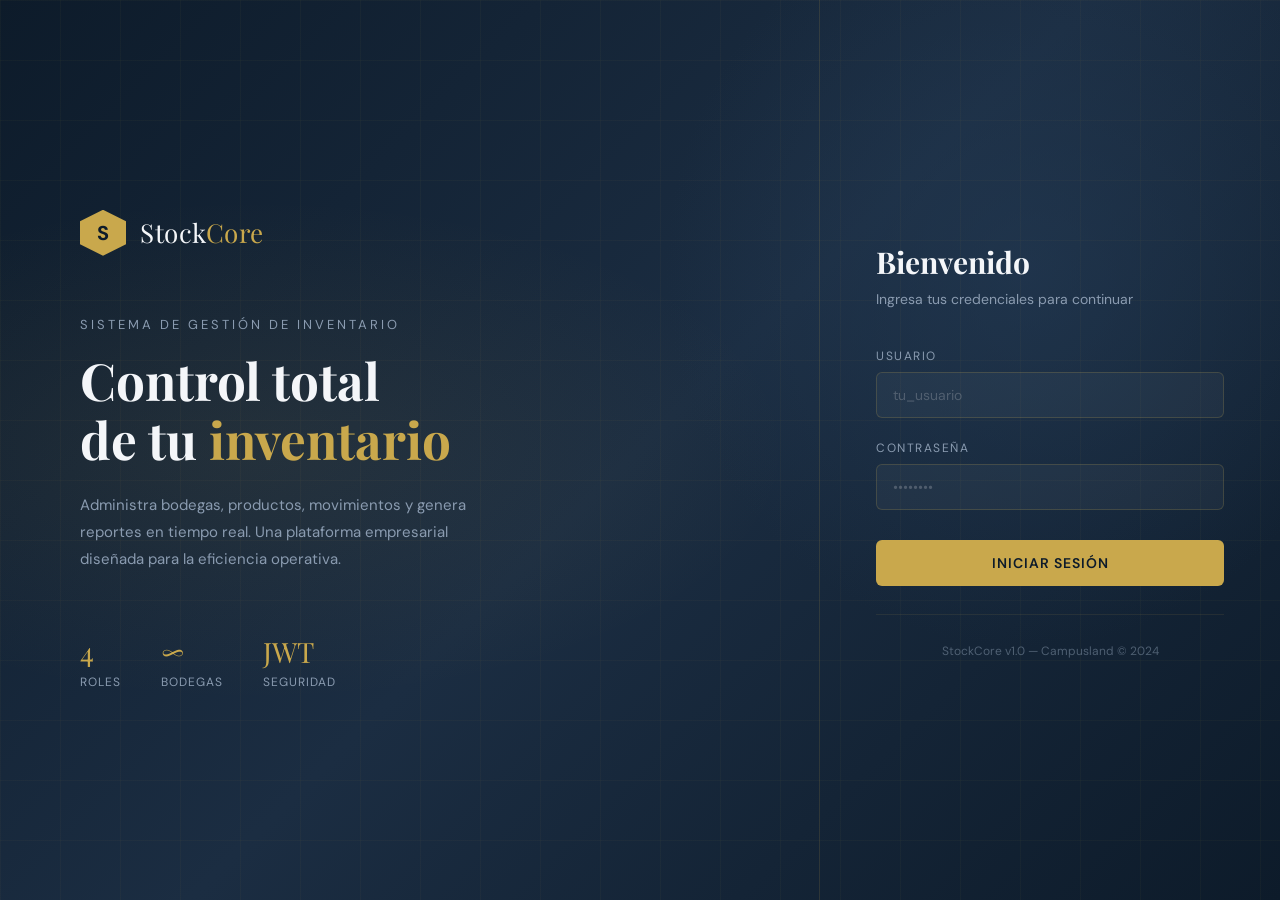
<file: Frontend/index.html>
<!DOCTYPE html>
<html lang="es">
<head>
  <meta charset="UTF-8" />
  <meta name="viewport" content="width=device-width, initial-scale=1.0"/>
  <title>StockCore — Iniciar Sesión</title>
  <link rel="preconnect" href="https://fonts.googleapis.com">
  <link href="https://fonts.googleapis.com/css2?family=Playfair+Display:wght@600;700&family=DM+Sans:wght@300;400;500;600&display=swap" rel="stylesheet">
  <link rel="icon" href="https://img.freepik.com/foto-gratis/solido-abstracto-fondo-sala-pared-estudio-degradado-amarillo-brillante_1258-70808.jpg?semt=ais_rp_50_assets&w=740&q=80">
  <style>
    *, *::before, *::after { box-sizing: border-box; margin: 0; padding: 0; }

    :root {
      --navy:       #0d1b2a;
      --navy-mid:   #1b2d42;
      --navy-light: #243b55;
      --gold:       #c9a84c;
      --gold-light: #e8c87a;
      --slate:      #8a9bb0;
      --white:      #f4f6f9;
      --danger:     #e05c5c;
    }

    html, body {
      height: 100%;
      font-family: 'DM Sans', sans-serif;
      background: var(--navy);
      color: var(--white);
      overflow: hidden;
    }

    /* ── animated background ── */
    .bg {
      position: fixed; inset: 0; z-index: 0;
      background: linear-gradient(135deg, #0d1b2a 0%, #1b2d42 50%, #0d1b2a 100%);
    }
    .bg::before {
      content: '';
      position: absolute; inset: 0;
      background:
        radial-gradient(ellipse 60% 40% at 20% 50%, rgba(201,168,76,.08) 0%, transparent 70%),
        radial-gradient(ellipse 40% 60% at 80% 30%, rgba(36,59,85,.6) 0%, transparent 70%);
    }
    .grid-lines {
      position: absolute; inset: 0;
      background-image:
        linear-gradient(rgba(201,168,76,.04) 1px, transparent 1px),
        linear-gradient(90deg, rgba(201,168,76,.04) 1px, transparent 1px);
      background-size: 60px 60px;
    }

    /* ── layout ── */
    .wrapper {
      position: relative; z-index: 1;
      display: flex; height: 100vh;
    }

    /* left panel */
    .panel-left {
      flex: 1;
      display: flex; flex-direction: column;
      justify-content: center; padding: 60px 80px;
      border-right: 1px solid rgba(201,168,76,.15);
    }
    .brand {
      display: flex; align-items: center; gap: 14px;
      margin-bottom: 60px;
    }
    .brand-icon {
      width: 46px; height: 46px;
      background: var(--gold);
      clip-path: polygon(50% 0%, 100% 25%, 100% 75%, 50% 100%, 0% 75%, 0% 25%);
      display: flex; align-items: center; justify-content: center;
      font-size: 20px; color: var(--navy); font-weight: 700;
    }
    .brand-name {
      font-family: 'Playfair Display', serif;
      font-size: 26px; color: var(--white);
      letter-spacing: .5px;
    }
    .brand-name span { color: var(--gold); }

    .tagline {
      font-size: 13px; color: var(--slate);
      letter-spacing: 3px; text-transform: uppercase;
      margin-bottom: 18px;
    }
    .hero-title {
      font-family: 'Playfair Display', serif;
      font-size: clamp(36px, 4vw, 52px);
      line-height: 1.15;
      margin-bottom: 24px;
      color: var(--white);
    }
    .hero-title em { color: var(--gold); font-style: normal; }
    .hero-desc {
      font-size: 15px; color: var(--slate);
      line-height: 1.8; max-width: 400px;
    }

    .stats {
      display: flex; gap: 40px; margin-top: 60px;
    }
    .stat-item { display: flex; flex-direction: column; gap: 4px; }
    .stat-num {
      font-family: 'Playfair Display', serif;
      font-size: 28px; color: var(--gold);
    }
    .stat-label { font-size: 12px; color: var(--slate); letter-spacing: 1px; text-transform: uppercase; }

    /* right panel — form */
    .panel-right {
      width: 460px; display: flex;
      flex-direction: column; justify-content: center;
      padding: 60px 56px;
    }
    .form-header { margin-bottom: 40px; }
    .form-header h2 {
      font-family: 'Playfair Display', serif;
      font-size: 30px; margin-bottom: 8px;
    }
    .form-header p { font-size: 14px; color: var(--slate); }

    .form-group { margin-bottom: 22px; }
    label {
      display: block; font-size: 12px;
      letter-spacing: 1.5px; text-transform: uppercase;
      color: var(--slate); margin-bottom: 8px;
    }
    input[type="text"], input[type="password"] {
      width: 100%;
      background: rgba(255,255,255,.04);
      border: 1px solid rgba(201,168,76,.2);
      border-radius: 6px;
      padding: 13px 16px;
      font-family: 'DM Sans', sans-serif;
      font-size: 14px; color: var(--white);
      outline: none;
      transition: border-color .2s, background .2s;
    }
    input:focus {
      border-color: var(--gold);
      background: rgba(201,168,76,.05);
    }
    input::placeholder { color: rgba(255,255,255,.2); }

    .btn-login {
      width: 100%;
      background: var(--gold);
      color: var(--navy);
      border: none; border-radius: 6px;
      padding: 14px;
      font-family: 'DM Sans', sans-serif;
      font-size: 14px; font-weight: 600;
      letter-spacing: 1px; text-transform: uppercase;
      cursor: pointer;
      transition: background .2s, transform .1s;
      margin-top: 8px;
    }
    .btn-login:hover { background: var(--gold-light); }
    .btn-login:active { transform: scale(.98); }
    .btn-login:disabled { opacity: .6; cursor: not-allowed; }

    .error-msg {
      background: rgba(224,92,92,.12);
      border: 1px solid rgba(224,92,92,.4);
      color: #f28b8b;
      border-radius: 6px;
      padding: 10px 14px;
      font-size: 13px;
      margin-top: 14px;
      display: none;
    }
    .error-msg.show { display: block; }

    .divider {
      height: 1px;
      background: rgba(201,168,76,.1);
      margin: 28px 0;
    }
    .footer-note {
      font-size: 12px; color: rgba(138,155,176,.5);
      text-align: center;
    }

    /* loading spinner */
    .spinner {
      display: inline-block; width: 16px; height: 16px;
      border: 2px solid rgba(13,27,42,.4);
      border-top-color: var(--navy);
      border-radius: 50%;
      animation: spin .6s linear infinite;
      vertical-align: middle; margin-right: 6px;
    }
    @keyframes spin { to { transform: rotate(360deg); } }

    /* entrance animation */
    .panel-right { animation: slideIn .5s ease both; }
    @keyframes slideIn {
      from { opacity: 0; transform: translateX(20px); }
      to   { opacity: 1; transform: translateX(0); }
    }

    /* ── responsive ── */
    @media (max-width: 768px) {
      .wrapper {
        flex-direction: column;
      }
      .panel-left {
        display: none; /* Hide branding panel on mobile */
      }
      .panel-right {
        width: 100%;
        padding: 40px 20px;
      }
      .hero-title {
        font-size: 32px;
      }
      .form-header h2 {
        font-size: 24px;
      }
      .stats {
        gap: 20px;
        margin-top: 40px;
      }
    }
  </style>
</head>
<body>
  <div class="bg"><div class="grid-lines"></div></div>

  <div class="wrapper">
    <!-- Left -->
    <div class="panel-left">
      <div class="brand">
        <div class="brand-icon">S</div>
        <span class="brand-name">Stock<span>Core</span></span>
      </div>
      <p class="tagline">Sistema de Gestión de Inventario</p>
      <h1 class="hero-title">Control total<br>de tu <em>inventario</em></h1>
      <p class="hero-desc">
        Administra bodegas, productos, movimientos y genera reportes en tiempo real.
        Una plataforma empresarial diseñada para la eficiencia operativa.
      </p>
      <div class="stats">
        <div class="stat-item">
          <span class="stat-num">4</span>
          <span class="stat-label">Roles</span>
        </div>
        <div class="stat-item">
          <span class="stat-num">∞</span>
          <span class="stat-label">Bodegas</span>
        </div>
        <div class="stat-item">
          <span class="stat-num">JWT</span>
          <span class="stat-label">Seguridad</span>
        </div>
      </div>
    </div>

    <!-- Right — Login form -->
    <div class="panel-right">
      <div class="form-header">
        <h2>Bienvenido</h2>
        <p>Ingresa tus credenciales para continuar</p>
      </div>

      <form id="loginForm" onsubmit="handleLogin(event)">
        <div class="form-group">
          <label for="username">Usuario</label>
          <input type="text" id="username" placeholder="tu_usuario" autocomplete="username" required />
        </div>
        <div class="form-group">
          <label for="password">Contraseña</label>
          <input type="password" id="password" placeholder="••••••••" autocomplete="current-password" required />
        </div>

        <button class="btn-login" type="submit" id="btnLogin">Iniciar Sesión</button>
        <div class="error-msg" id="errorMsg"></div>
      </form>

      <div class="divider"></div>
      <p class="footer-note">StockCore v1.0 — Campusland © 2024</p>
    </div>
  </div>

  <script>
    const API = 'http://192.168.32.49:8080';

    async function handleLogin(e) {
      e.preventDefault();
      const btn = document.getElementById('btnLogin');
      const err = document.getElementById('errorMsg');
      err.classList.remove('show');
      btn.disabled = true;
      btn.innerHTML = '<span class="spinner"></span>Verificando...';

      const username = document.getElementById('username').value.trim();
      const password = document.getElementById('password').value;

      try {
        const res = await fetch(`${API}/auth/login`, {
          method: 'POST',
          headers: { 'Content-Type': 'application/json' },
          body: JSON.stringify({ username, password })
        });

        if (!res.ok) {
          const data = await res.json().catch(() => ({}));
          throw new Error(data.message || 'Credenciales inválidas');
        }

        const { token } = await res.json();
        localStorage.setItem('token', token);
        localStorage.setItem('username', username);

        // Decode role from JWT payload
        try {
          const payload = JSON.parse(atob(token.split('.')[1]));
          localStorage.setItem('userSub', payload.sub || username);
          localStorage.setItem('userRole', (payload.rol || '').replace('ROLE_', ''));
        } catch {}

        window.location.href = 'dashboard.html';

      } catch (ex) {
        err.textContent = ex.message;
        err.classList.add('show');
      } finally {
        btn.disabled = false;
        btn.innerHTML = 'Iniciar Sesión';
      }
    }

    // Redirect if already logged in
    if (localStorage.getItem('token')) {
      window.location.href = 'dashboard.html';
    }
  </script>
</body>
</html>
</file>
<file: Frontend/shared.css>
/* ═══════════════════════════════════════════════════════════
   shared.css  —  StockCore Corporate Design System
   ═══════════════════════════════════════════════════════════ */

*, *::before, *::after { box-sizing: border-box; margin: 0; padding: 0; }

:root {
  --navy:        #0d1b2a;
  --navy-mid:    #1b2d42;
  --navy-light:  #243b55;
  --navy-card:   #162130;
  --gold:        #c9a84c;
  --gold-light:  #e8c87a;
  --gold-dim:    rgba(201,168,76,.15);
  --slate:       #8a9bb0;
  --slate-light: #b0bfcf;
  --white:       #f4f6f9;
  --danger:      #e05c5c;
  --success:     #4caf7d;
  --warning:     #e8a84c;
  --info:        #4c9be8;
  --border:      rgba(201,168,76,.15);
  --radius:      8px;
  --shadow:      0 4px 20px rgba(0,0,0,.35);
}

html, body {
  min-height: 100vh;
  font-family: 'DM Sans', sans-serif;
  background: var(--navy);
  color: var(--white);
}

/* ── APP SHELL ── */
.app { display: flex; min-height: 100vh; }

/* ── SIDEBAR ── */
.sidebar {
  width: 240px; flex-shrink: 0;
  background: var(--navy-mid);
  border-right: 1px solid var(--border);
  display: flex; flex-direction: column;
  position: fixed; top: 0; left: 0; bottom: 0;
  z-index: 100;
  transition: transform .3s;
}
.sidebar-brand {
  display: flex; align-items: center; gap: 12px;
  padding: 24px 20px 20px;
  border-bottom: 1px solid var(--border);
}
.brand-hex {
  width: 36px; height: 36px;
  background: var(--gold);
  clip-path: polygon(50% 0%, 100% 25%, 100% 75%, 50% 100%, 0% 75%, 0% 25%);
  display: flex; align-items: center; justify-content: center;
  font-size: 15px; color: var(--navy); font-weight: 700;
  flex-shrink: 0;
}
.brand-text {
  font-family: 'Playfair Display', serif;
  font-size: 18px;
}
.brand-text span { color: var(--gold); }

.sidebar-nav { flex: 1; padding: 16px 0; overflow-y: auto; }
.nav-section {
  padding: 10px 20px 4px;
  font-size: 10px; letter-spacing: 2px;
  text-transform: uppercase; color: var(--slate);
}
.nav-item {
  display: flex; align-items: center; gap: 12px;
  padding: 10px 20px;
  font-size: 13.5px; color: var(--slate-light);
  text-decoration: none;
  border-left: 3px solid transparent;
  transition: all .2s;
  cursor: pointer;
}
.nav-item:hover {
  background: rgba(201,168,76,.06);
  color: var(--white);
}
.nav-item.active {
  border-left-color: var(--gold);
  background: rgba(201,168,76,.08);
  color: var(--gold);
}
.nav-item .icon { width: 18px; font-size: 16px; flex-shrink: 0; }

.sidebar-footer {
  padding: 16px 20px;
  border-top: 1px solid var(--border);
}
.user-card {
  display: flex; align-items: center; gap: 10px;
  padding: 10px 12px;
  background: var(--navy-light);
  border-radius: var(--radius);
  margin-bottom: 10px;
}
.user-avatar {
  width: 32px; height: 32px;
  background: var(--gold);
  border-radius: 50%;
  display: flex; align-items: center; justify-content: center;
  font-size: 13px; font-weight: 700; color: var(--navy);
  flex-shrink: 0;
}
.user-name { font-size: 13px; font-weight: 500; }
.user-role { font-size: 11px; color: var(--slate); }
.btn-logout {
  width: 100%;
  background: rgba(224,92,92,.1);
  border: 1px solid rgba(224,92,92,.3);
  color: #f28b8b;
  border-radius: 6px; padding: 8px;
  font-size: 12px; font-family: 'DM Sans', sans-serif;
  cursor: pointer; letter-spacing: .5px;
  transition: background .2s;
}
.btn-logout:hover { background: rgba(224,92,92,.2); }

/* ── MAIN CONTENT ── */
.main {
  margin-left: 240px;
  flex: 1; display: flex; flex-direction: column;
  min-height: 100vh;
}
.topbar {
  height: 64px;
  background: var(--navy-mid);
  border-bottom: 1px solid var(--border);
  display: flex; align-items: center; justify-content: space-between;
  padding: 0 32px;
  position: sticky; top: 0; z-index: 50;
}
.page-title {
  font-family: 'Playfair Display', serif;
  font-size: 20px; color: var(--white);
}
.topbar-right { display: flex; align-items: center; gap: 16px; }
.badge-pill {
  background: var(--gold-dim);
  color: var(--gold);
  border: 1px solid rgba(201,168,76,.3);
  border-radius: 20px;
  padding: 4px 12px; font-size: 12px;
}

.page-body { padding: 32px; flex: 1; }

/* ── CARDS ── */
.card {
  background: var(--navy-card);
  border: 1px solid var(--border);
  border-radius: 10px;
  padding: 24px;
}
.card-header {
  display: flex; align-items: center; justify-content: space-between;
  margin-bottom: 20px;
}
.card-title {
  font-family: 'Playfair Display', serif;
  font-size: 17px;
}
.card-subtitle { font-size: 13px; color: var(--slate); margin-top: 4px; }

/* ── STAT CARDS ── */
.stats-grid {
  display: grid;
  grid-template-columns: repeat(auto-fill, minmax(200px, 1fr));
  gap: 20px; margin-bottom: 28px;
}
.stat-card {
  background: var(--navy-card);
  border: 1px solid var(--border);
  border-radius: 10px;
  padding: 20px 22px;
  position: relative; overflow: hidden;
}
.stat-card::before {
  content: '';
  position: absolute; top: 0; left: 0;
  width: 3px; height: 100%;
  background: var(--gold);
}
.stat-card.danger::before  { background: var(--danger); }
.stat-card.success::before { background: var(--success); }
.stat-card.info::before    { background: var(--info); }
.stat-card.warning::before { background: var(--warning); }
.stat-label { font-size: 11px; letter-spacing: 1.5px; text-transform: uppercase; color: var(--slate); margin-bottom: 8px; }
.stat-value { font-family: 'Playfair Display', serif; font-size: 32px; color: var(--white); }
.stat-icon {
  position: absolute; right: 18px; top: 50%;
  transform: translateY(-50%);
  font-size: 30px; opacity: .12;
}

/* ── TABLE ── */
.table-wrap { overflow-x: auto; }
table {
  width: 100%; border-collapse: collapse;
  font-size: 13.5px;
}
thead tr {
  border-bottom: 2px solid var(--border);
}
th {
  text-align: left; padding: 10px 14px;
  font-size: 11px; letter-spacing: 1.5px;
  text-transform: uppercase; color: var(--slate);
  font-weight: 600;
}
td { padding: 12px 14px; border-bottom: 1px solid rgba(201,168,76,.07); }
tbody tr { transition: background .15s; }
tbody tr:hover { background: rgba(255,255,255,.02); }

/* ── BADGES ── */
.badge {
  display: inline-block;
  padding: 3px 10px; border-radius: 20px;
  font-size: 11px; font-weight: 600; letter-spacing: .5px;
}
.badge-success { background: rgba(76,175,125,.15); color: #6dd5a8; border: 1px solid rgba(76,175,125,.25); }
.badge-danger  { background: rgba(224,92,92,.15);  color: #f28b8b; border: 1px solid rgba(224,92,92,.25); }
.badge-warning { background: rgba(232,168,76,.15); color: #f0c870; border: 1px solid rgba(232,168,76,.25); }
.badge-info    { background: rgba(76,155,232,.15); color: #7bc0f0; border: 1px solid rgba(76,155,232,.25); }
.badge-neutral { background: rgba(138,155,176,.12); color: var(--slate-light); border: 1px solid rgba(138,155,176,.2); }

/* ── BUTTONS ── */
.btn {
  display: inline-flex; align-items: center; gap: 6px;
  padding: 9px 18px; border-radius: 6px;
  font-family: 'DM Sans', sans-serif;
  font-size: 13px; font-weight: 500;
  border: 1px solid transparent;
  cursor: pointer; transition: all .2s; text-decoration: none;
}
.btn-primary {
  background: var(--gold); color: var(--navy);
  border-color: var(--gold);
}
.btn-primary:hover { background: var(--gold-light); }
.btn-outline {
  background: transparent; color: var(--slate-light);
  border-color: var(--border);
}
.btn-outline:hover { border-color: var(--gold); color: var(--gold); }
.btn-danger {
  background: rgba(224,92,92,.12); color: #f28b8b;
  border-color: rgba(224,92,92,.3);
}
.btn-danger:hover { background: rgba(224,92,92,.22); }
.btn-sm { padding: 5px 12px; font-size: 12px; }
.btn:disabled { opacity: .5; cursor: not-allowed; }

/* ── FORMS ── */
.form-grid { display: grid; grid-template-columns: 1fr 1fr; gap: 18px; }
.form-group { display: flex; flex-direction: column; gap: 6px; }
.form-group.full { grid-column: 1 / -1; }
.form-label { font-size: 11px; letter-spacing: 1.5px; text-transform: uppercase; color: var(--slate); }
.form-control {
  background: rgba(255,255,255,.04);
  border: 1px solid rgba(201,168,76,.2);
  border-radius: 6px; padding: 10px 14px;
  font-family: 'DM Sans', sans-serif;
  font-size: 13.5px; color: var(--white); outline: none;
  transition: border-color .2s, background .2s;
}
.form-control:focus { border-color: var(--gold); background: rgba(201,168,76,.04); }
.form-control::placeholder { color: rgba(255,255,255,.2); }
select.form-control option { background: var(--navy-mid); color: var(--white); }

/* ── MODAL ── */
.modal-overlay {
  position: fixed; inset: 0; z-index: 200;
  background: rgba(0,0,0,.65); backdrop-filter: blur(4px);
  display: none; align-items: center; justify-content: center;
}
.modal-overlay.open { display: flex; }
.modal {
  background: var(--navy-mid);
  border: 1px solid var(--border);
  border-radius: 12px; width: 560px; max-width: 95vw;
  max-height: 90vh; overflow-y: auto;
  animation: modalIn .25s ease;
}
.modal-large {
  width: 720px;
}
@keyframes modalIn {
  from { opacity: 0; transform: translateY(-16px) scale(.97); }
  to   { opacity: 1; transform: translateY(0) scale(1); }
}
.modal-header {
  display: flex; align-items: center; justify-content: space-between;
  padding: 20px 24px; border-bottom: 1px solid var(--border);
}
.modal-title {
  font-family: 'Playfair Display', serif; font-size: 18px;
}
.modal-close {
  background: none; border: none;
  color: var(--slate); font-size: 22px;
  cursor: pointer; line-height: 1;
  transition: color .15s;
}
.modal-close:hover { color: var(--white); }
.modal-body { padding: 24px; }
.modal-footer {
  padding: 16px 24px; border-top: 1px solid var(--border);
  display: flex; gap: 10px; justify-content: flex-end;
}

/* ── TOAST ── */
#toast-container {
  position: fixed; bottom: 28px; right: 28px;
  z-index: 999; display: flex; flex-direction: column; gap: 10px;
}
.toast {
  background: var(--navy-light);
  border: 1px solid var(--border);
  border-left: 4px solid var(--gold);
  border-radius: 8px;
  padding: 12px 18px; min-width: 280px;
  font-size: 13.5px;
  animation: toastIn .3s ease;
  display: flex; align-items: center; gap: 10px;
}
.toast.success { border-left-color: var(--success); }
.toast.danger  { border-left-color: var(--danger);  }
.toast.warning { border-left-color: var(--warning); }
@keyframes toastIn { from { opacity: 0; transform: translateX(20px); } }

/* ── SEARCH / FILTERS ── */
.toolbar {
  display: flex; align-items: center; gap: 12px;
  margin-bottom: 20px; flex-wrap: wrap;
}
.search-input {
  background: rgba(255,255,255,.04);
  border: 1px solid var(--border); border-radius: 6px;
  padding: 9px 14px 9px 36px;
  font-family: 'DM Sans', sans-serif; font-size: 13px;
  color: var(--white); outline: none;
  transition: border-color .2s;
  width: 240px; position: relative;
}
.search-input:focus { border-color: var(--gold); }
.search-wrap { position: relative; }
.search-wrap::before {
  content: '🔍';
  position: absolute; left: 10px; top: 50%; transform: translateY(-50%);
  font-size: 12px; pointer-events: none;
}

/* ── LOADING ── */
.loader-wrap {
  display: flex; align-items: center; justify-content: center;
  padding: 48px; color: var(--slate); gap: 12px;
}
.spinner {
  display: inline-block; width: 20px; height: 20px;
  border: 2px solid rgba(201,168,76,.2);
  border-top-color: var(--gold);
  border-radius: 50%;
  animation: spin .7s linear infinite;
}
@keyframes spin { to { transform: rotate(360deg); } }

.empty-state {
  text-align: center; padding: 48px; color: var(--slate);
}
.empty-icon { font-size: 40px; margin-bottom: 12px; opacity: .5; }

/* ── UTILS ── */
.flex  { display: flex; }
.items-center { align-items: center; }
.justify-between { justify-content: space-between; }
.gap-2 { gap: 8px; }
.gap-3 { gap: 12px; }
.mt-4  { margin-top: 16px; }
.mb-4  { margin-bottom: 16px; }
.text-gold    { color: var(--gold); }
.text-slate   { color: var(--slate); }
.text-danger  { color: #f28b8b; }
.text-success { color: #6dd5a8; }
.font-serif   { font-family: 'Playfair Display', serif; }

/* ── RESPONSIVE ── */
@media (max-width: 900px) {
  .sidebar { transform: translateX(-100%); }
  .sidebar.open { transform: translateX(0); }
  .main { margin-left: 0; }
  .form-grid { grid-template-columns: 1fr; }
}

@media (max-width: 768px) {
  .modal, .modal-large {
    width: 95vw;
    max-width: 95vw;
  }
  .topbar {
    flex-direction: column;
    align-items: flex-start;
    gap: 12px;
  }
  .topbar-right {
    width: 100%;
    display: flex;
    justify-content: space-between;
  }
  .table-wrap {
    overflow-x: auto;
  }
  .toolbar {
    flex-direction: column;
    gap: 12px;
  }
  .search-wrap {
    width: 100%;
  }
}
</file>
